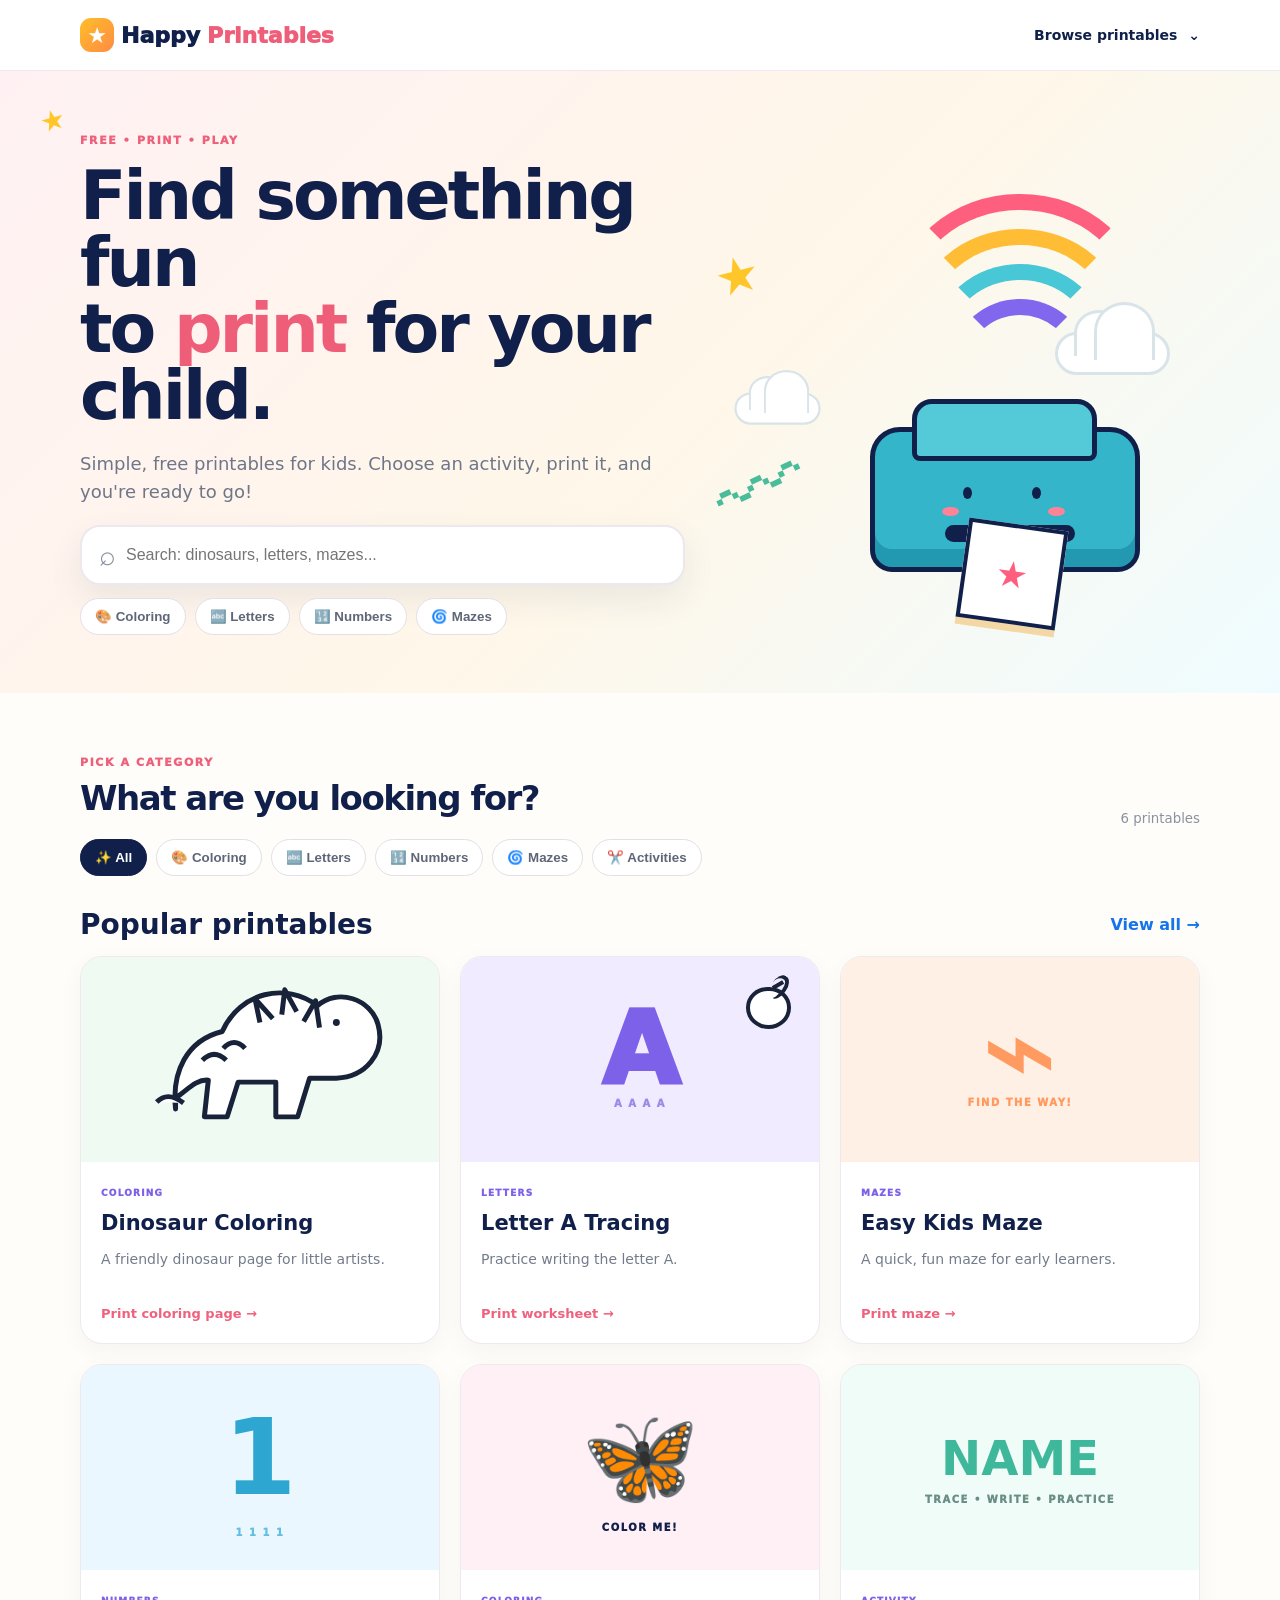
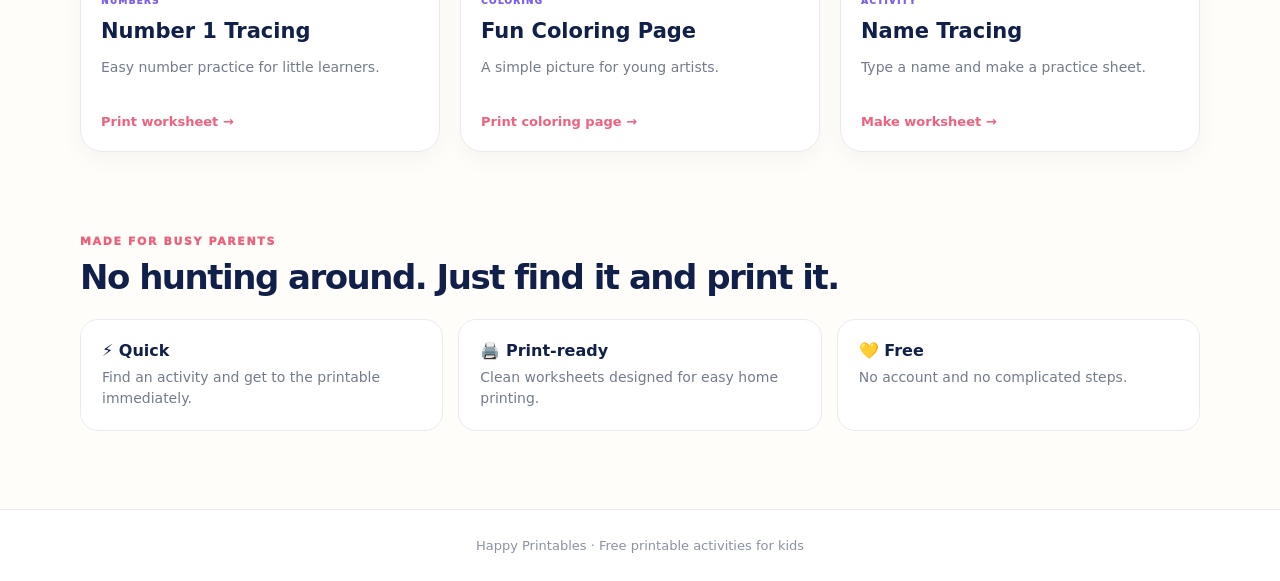
<file: index.html>
<!doctype html>
<html lang="en">
<head>
<meta charset="utf-8">
<meta name="viewport" content="width=device-width,initial-scale=1">
<title>Happy Printables — Free Kids Printables</title>
<meta name="description" content="Free printable worksheets and activities for kids. Find coloring pages, letter tracing, number practice, mazes and easy activities to print.">
<link rel="stylesheet" href="style.css">
</head>
<body>
<header>
  <div class="wrap nav">
    <a class="brand" href="index.html"><b>★</b> Happy <span>Printables</span></a>
    <a class="browse-link" href="#browse">Browse printables <span>⌄</span></a>
  </div>
</header>

<section class="hero">
  <div class="wrap hero-grid">
    <div class="hero-copy">
      <div class="hero-stars">★</div>
      <span class="eyebrow">FREE • PRINT • PLAY</span>
      <h1>Find something fun<br>to <span>print</span> for your child.</h1>
      <p>Simple, free printables for kids. Choose an activity, print it, and you're ready to go!</p>
      <div class="search">
        <span>⌕</span><input id="search" placeholder="Search: dinosaurs, letters, mazes..." aria-label="Search">
      </div>
      <div class="quick">
        <button data-filter="Coloring">🎨 Coloring</button>
        <button data-filter="Letters">🔤 Letters</button>
        <button data-filter="Numbers">🔢 Numbers</button>
        <button data-filter="Mazes">🌀 Mazes</button>
      </div>
    </div>

    <div class="hero-art" aria-hidden="true">
      <div class="rainbow"><i></i><i></i><i></i><i></i></div>
      <div class="cloud cloud-a"></div><div class="cloud cloud-b"></div>
      <div class="printer">
        <div class="printer-top"></div><div class="printer-face">
          <span class="eye e1"></span><span class="eye e2"></span><span class="cheek c1"></span><span class="cheek c2"></span>
          <div class="printer-slot"></div>
        </div>
        <div class="paper"><span>★</span></div>
      </div>
      <div class="squiggle">〰</div>
      <div class="star-big">★</div>
    </div>
  </div>
</section>

<main class="wrap" id="browse">
  <div class="head">
    <div><span class="eyebrow">PICK A CATEGORY</span><h2>What are you looking for?</h2></div>
    <small id="count"></small>
  </div>

  <div class="cats">
    <button class="cat active" data-filter="All">✨ All</button>
    <button class="cat" data-filter="Coloring">🎨 Coloring</button>
    <button class="cat" data-filter="Letters">🔤 Letters</button>
    <button class="cat" data-filter="Numbers">🔢 Numbers</button>
    <button class="cat" data-filter="Mazes">🌀 Mazes</button>
    <button class="cat" data-filter="Activities">✂️ Activities</button>
  </div>

  <div class="section-title"><h2>Popular printables</h2><a href="#browse">View all →</a></div>

  <div class="cards">
    <a class="card" data-category="Coloring" data-title="dinosaur coloring page" href="printables/dinosaur-coloring.html">
      <div class="preview dinosaur-preview">
        <svg viewBox="0 0 300 190" aria-label="Dinosaur coloring preview">
          <path class="ink" d="M65 145c-4-37 11-69 47-78 18-40 64-50 96-26 20-18 54-7 61 19 8 29-13 53-42 54h-27l-12 39h-22v-35h-38l-11 35h-23l4-37c-13-1-22 11-33 18z"/>
          <path class="ink" d="M150 58l-5-24 18 20M172 50l3-25 12 22M194 57l12-21 4 27"/>
          <circle class="ink-fill" cx="227" cy="58" r="3.5"/>
          <path class="ink" d="M92 96c8-8 16-8 24 0M113 84c7-8 15-8 22 0"/>
          <path class="ink" d="M73 139c-12-9-20-8-27-1"/>
        </svg>
      </div>
      <div class="body"><label>COLORING</label><h3>Dinosaur Coloring</h3><p>A friendly dinosaur page for little artists.</p><strong>Print coloring page →</strong></div>
    </a>

    <a class="card" data-category="Letters" data-title="letter a tracing" href="printables/letter-a-tracing.html">
      <div class="preview letter-preview">
        <div class="a-letter">A</div>
        <div class="mini-apple"><span></span></div>
        <small>A A A A</small>
      </div>
      <div class="body"><label>LETTERS</label><h3>Letter A Tracing</h3><p>Practice writing the letter A.</p><strong>Print worksheet →</strong></div>
    </a>

    <a class="card" data-category="Mazes" data-title="easy kids maze" href="printables/easy-maze.html">
      <div class="preview maze-preview"><div class="maze-icon">⌁</div><span>FIND THE WAY!</span></div>
      <div class="body"><label>MAZES</label><h3>Easy Kids Maze</h3><p>A quick, fun maze for early learners.</p><strong>Print maze →</strong></div>
    </a>

    <a class="card" data-category="Numbers" data-title="number 1 tracing" href="printables/number-1-tracing.html">
      <div class="preview number-preview"><b>1</b><span>1 1 1 1</span></div>
      <div class="body"><label>NUMBERS</label><h3>Number 1 Tracing</h3><p>Easy number practice for little learners.</p><strong>Print worksheet →</strong></div>
    </a>

    <a class="card" data-category="Coloring" data-title="butterfly coloring page" href="printables/dinosaur-coloring.html">
      <div class="preview butterfly-preview"><div class="butterfly">🦋</div><span>COLOR ME!</span></div>
      <div class="body"><label>COLORING</label><h3>Fun Coloring Page</h3><p>A simple picture for young artists.</p><strong>Print coloring page →</strong></div>
    </a>

    <a class="card" data-category="Activities" data-title="name tracing worksheet generator" href="printables/name-tracing.html">
      <div class="preview name-preview"><b>NAME</b><span>TRACE • WRITE • PRACTICE</span></div>
      <div class="body"><label>ACTIVITY</label><h3>Name Tracing</h3><p>Type a name and make a practice sheet.</p><strong>Make worksheet →</strong></div>
    </a>
  </div>

  <div id="empty" hidden class="empty">No printable found. Try another word or category.</div>

  <section class="why">
    <span class="eyebrow">MADE FOR BUSY PARENTS</span>
    <h2>No hunting around. Just find it and print it.</h2>
    <div class="whygrid">
      <div><b>⚡ Quick</b><span>Find an activity and get to the printable immediately.</span></div>
      <div><b>🖨️ Print-ready</b><span>Clean worksheets designed for easy home printing.</span></div>
      <div><b>💛 Free</b><span>No account and no complicated steps.</span></div>
    </div>
  </section>
</main>
<footer>Happy Printables · Free printable activities for kids</footer>
<script src="app.js"></script>
</body>
</html>
</file>
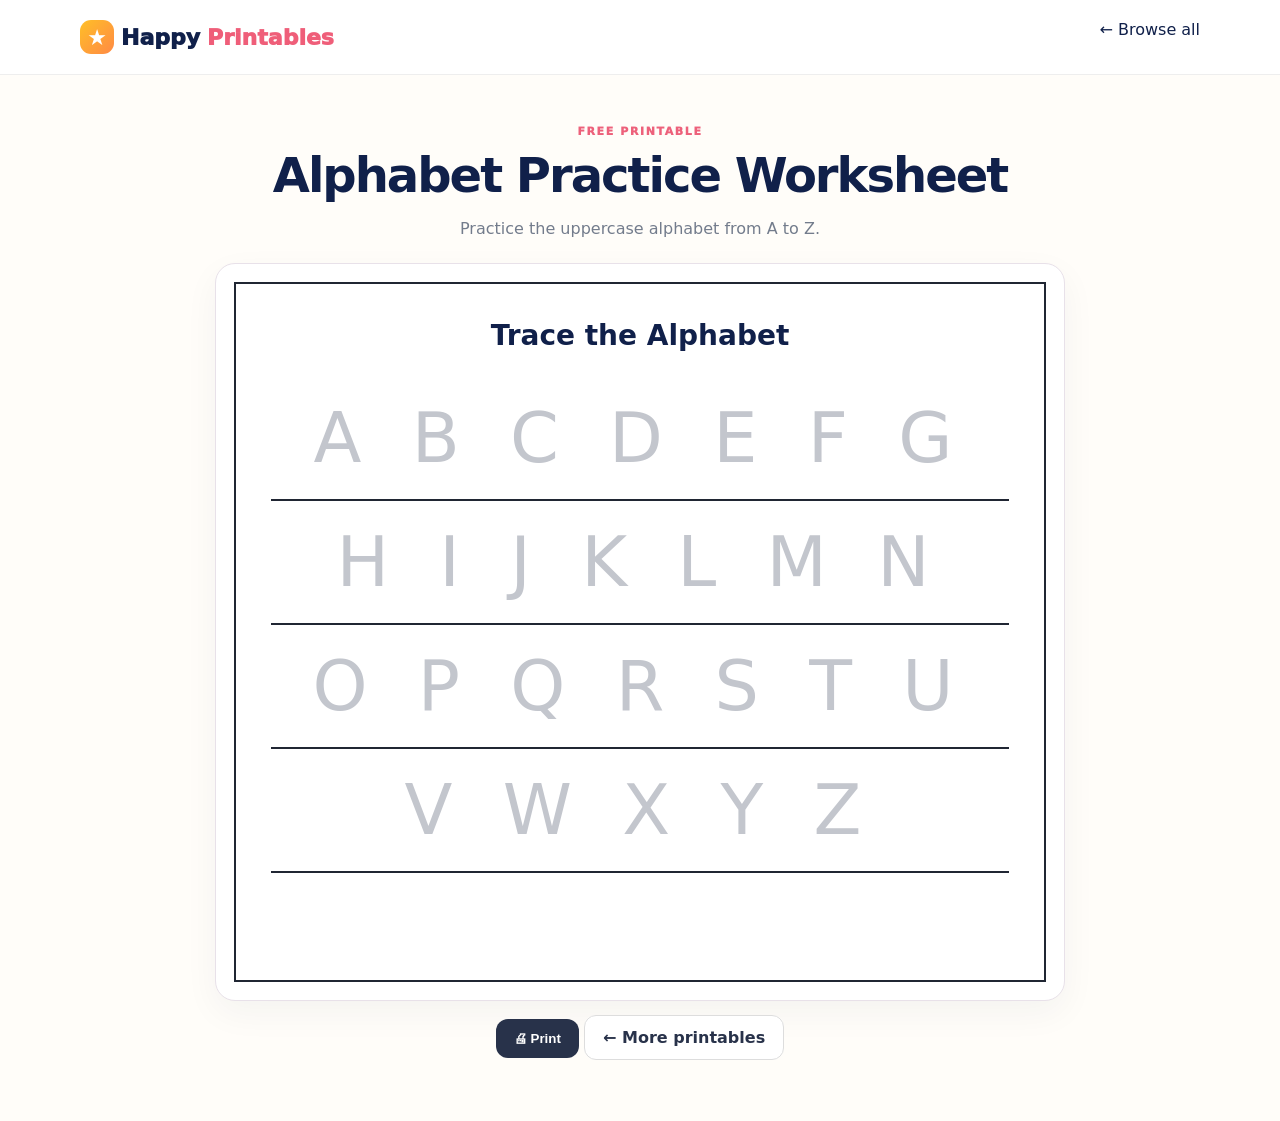
<file: printables/alphabet-practice.html>
<!doctype html><html lang="en"><head><meta charset="utf-8"><meta name="viewport" content="width=device-width,initial-scale=1"><title>Alphabet Practice Worksheet — Happy Printables</title><meta name="description" content="Free printable uppercase alphabet tracing worksheet."><link rel="stylesheet" href="../style.css"></head><body><header class="print-header no-print"><div class="wrap print-nav"><a class="brand" href="../index.html"><b>★</b> Happy <span>Printables</span></a><a href="../index.html">← Browse all</a></div></header><main class="print-main"><div class="print-title no-print"><span class="eyebrow">FREE PRINTABLE</span><h1>Alphabet Practice Worksheet</h1><p>Practice the uppercase alphabet from A to Z.</p></div><div class="worksheet-shell"><div class="worksheet"><h2>Trace the Alphabet</h2><div class="trace">A B C D E F G</div><div class="trace">H I J K L M N</div><div class="trace">O P Q R S T U</div><div class="trace">V W X Y Z</div></div></div><div class="controls no-print"><button class="btn" onclick="window.print()">🖨 Print</button> <a class="btn alt" href="../index.html">← More printables</a></div></main></body></html>
</file>
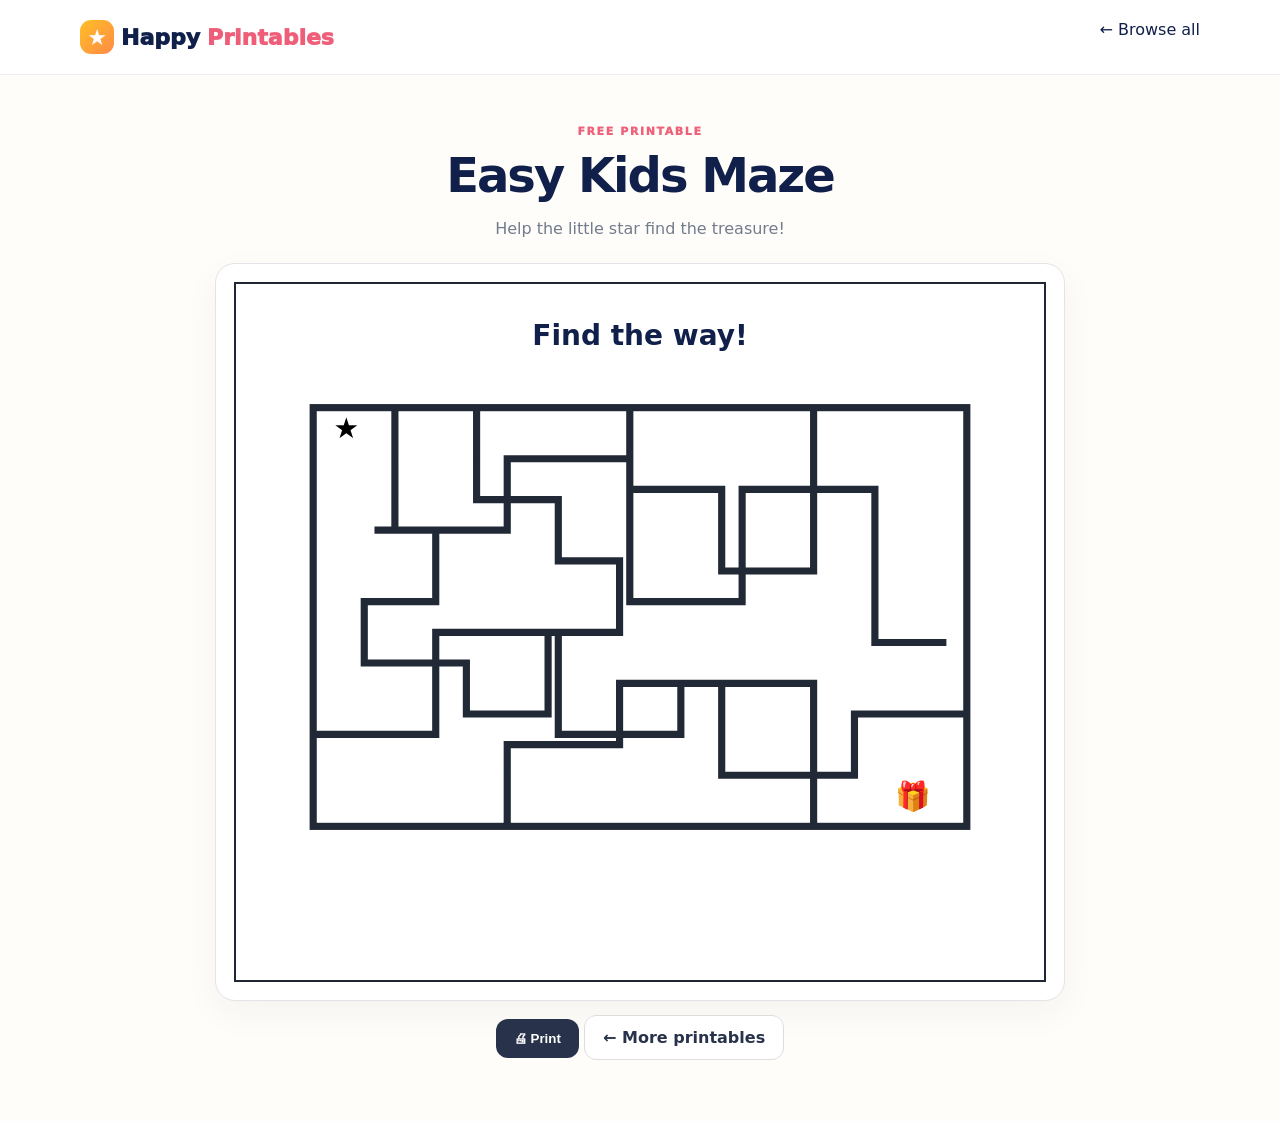
<file: printables/easy-maze.html>
<!doctype html><html lang="en"><head><meta charset="utf-8"><meta name="viewport" content="width=device-width,initial-scale=1"><title>Easy Kids Maze — Happy Printables</title><meta name="description" content="Free printable easy maze for preschool and early elementary kids."><link rel="stylesheet" href="../style.css"></head><body><header class="print-header no-print"><div class="wrap print-nav"><a class="brand" href="../index.html"><b>★</b> Happy <span>Printables</span></a><a href="../index.html">← Browse all</a></div></header><main class="print-main"><div class="print-title no-print"><span class="eyebrow">FREE PRINTABLE</span><h1>Easy Kids Maze</h1><p>Help the little star find the treasure!</p></div><div class="worksheet-shell"><div class="worksheet"><h2>Find the way!</h2><svg viewBox="0 0 700 470" width="100%" height="480" xmlns="http://www.w3.org/2000/svg"><rect x="30" y="30" width="640" height="410" fill="white" stroke="#222936" stroke-width="7"/><path d="M110 30V150H220V80H340V220H450V110H580V260H650M30 350H150V250H270V350H390V300H520V440M220 440V360H330V300H430V390H560V330H670M340 30V110H430V190H520V30M90 150H150V220H80V280H180V330H260V250H330V180H270V120H190V30" fill="none" stroke="#222936" stroke-width="7"/><text x="50" y="60" font-size="28">★</text><text x="600" y="420" font-size="28">🎁</text></svg></div></div><div class="controls no-print"><button class="btn" onclick="window.print()">🖨 Print</button> <a class="btn alt" href="../index.html">← More printables</a></div></main></body></html>
</file>
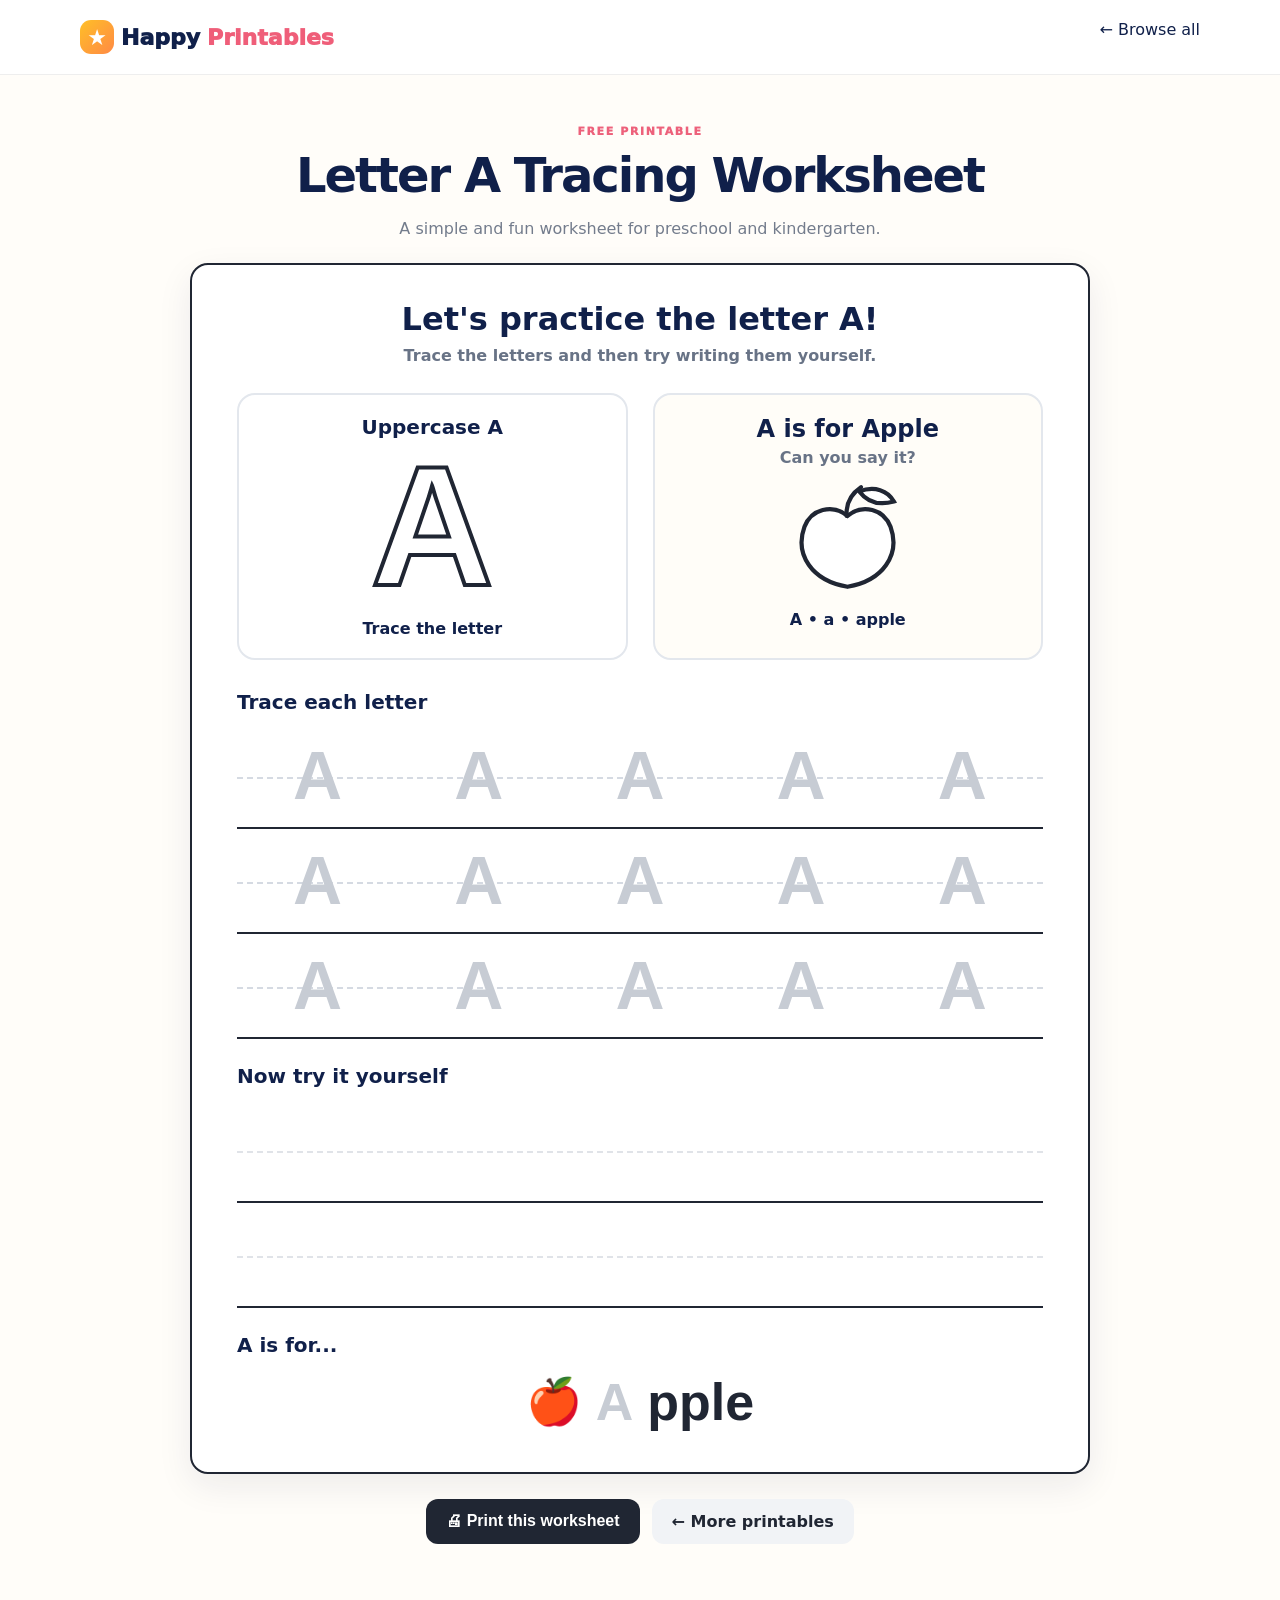
<file: printables/letter-a-tracing.html>
<!doctype html>
<html lang="en">
<head>
<meta charset="utf-8">
<meta name="viewport" content="width=device-width,initial-scale=1">

<title>Letter A Tracing Worksheet — Happy Printables</title>

<meta name="description" content="Free printable letter A tracing worksheet for preschool and kindergarten kids.">

<link rel="stylesheet" href="../style.css">

<style>
.worksheet-page{
  max-width:900px;
  margin:0 auto;
}

.worksheet{
  background:#fff;
  border:2px solid #202633;
  border-radius:18px;
  padding:35px 45px 40px;
  box-shadow:0 12px 35px rgba(20,30,60,.08);
}

.worksheet-title{
  text-align:center;
  margin-bottom:28px;
}

.worksheet-title h2{
  font-size:32px;
  margin:0 0 8px;
}

.worksheet-title p{
  margin:0;
  color:#687386;
  font-weight:600;
}

.top-section{
  display:grid;
  grid-template-columns:1fr 1fr;
  gap:25px;
  margin-bottom:30px;
}

.example-box{
  border:2px solid #e3e7ed;
  border-radius:18px;
  padding:20px;
  text-align:center;
}

.example-box h3{
  margin:0 0 10px;
  font-size:20px;
}

.big-letter{
  font-family:Arial,sans-serif;
  font-size:170px;
  line-height:.85;
  font-weight:900;
  color:white;
  -webkit-text-stroke:4px #202633;
  margin:15px 0 20px;
}

.apple-box{
  border:2px solid #e3e7ed;
  border-radius:18px;
  padding:20px;
  text-align:center;
  background:#fffdf8;
}

.apple-box h3{
  margin:0;
  font-size:24px;
}

.apple-box p{
  margin:5px 0 10px;
  color:#687386;
  font-weight:600;
}

.apple{
  width:135px;
  height:125px;
  margin:0 auto 8px;
  display:block;
}

.section-title{
  text-align:center;
  font-size:20px;
  font-weight:900;
  margin:25px 0 10px;
}

.trace-row{
  position:relative;
  height:105px;
  border-bottom:2px solid #202633;
}

.trace-row:before{
  content:"";
  position:absolute;
  left:0;
  right:0;
  top:52%;
  border-top:2px dashed #d5dae2;
}

.trace-letters{
  position:absolute;
  inset:0;
  display:flex;
  align-items:center;
  justify-content:space-around;
  font-family:Arial,sans-serif;
  font-size:68px;
  font-weight:900;
  color:#c7ccd4;
}

.blank-row{
  height:105px;
  border-bottom:2px solid #202633;
  position:relative;
}

.blank-row:before{
  content:"";
  position:absolute;
  left:0;
  right:0;
  top:52%;
  border-top:2px dashed #e0e3e8;
}

.word{
  display:flex;
  align-items:center;
  justify-content:center;
  gap:14px;
  font-family:Arial,sans-serif;
  font-size:52px;
  font-weight:900;
  margin-top:15px;
}

.word .light{
  color:#c7ccd4;
}

.word .dark{
  color:#202633;
}

.controls{
  display:flex;
  justify-content:center;
  gap:12px;
  margin-top:25px;
}

.controls button,
.controls a{
  border:0;
  border-radius:12px;
  padding:13px 20px;
  font-size:16px;
  font-weight:800;
  cursor:pointer;
  text-decoration:none;
}

.print-btn{
  background:#202633;
  color:white;
}

.back-btn{
  background:#f1f3f6;
  color:#202633;
}

@media(max-width:650px){

  .worksheet{
    padding:22px 15px 30px;
  }

  .top-section{
    grid-template-columns:1fr;
  }

  .big-letter{
    font-size:135px;
  }

  .trace-row,
  .blank-row{
    height:90px;
  }

  .trace-letters{
    font-size:52px;
  }

  .word{
    font-size:40px;
  }
}

@media print{

  body{
    background:white !important;
  }

  .no-print{
    display:none !important;
  }

  .worksheet-page{
    max-width:none;
  }

  .worksheet{
    box-shadow:none;
    border:2px solid #111;
    border-radius:0;
  }
}
</style>
</head>

<body>

<header class="print-header no-print">
  <div class="wrap print-nav">

    <a class="brand" href="../index.html">
      <b>★</b> Happy <span>Printables</span>
    </a>

    <a href="../index.html">
      ← Browse all
    </a>

  </div>
</header>


<main class="print-main">

  <div class="print-title no-print">

    <span class="eyebrow">
      FREE PRINTABLE
    </span>

    <h1>
      Letter A Tracing Worksheet
    </h1>

    <p>
      A simple and fun worksheet for preschool and kindergarten.
    </p>

  </div>


  <div class="worksheet-page">

    <div class="worksheet">


      <div class="worksheet-title">

        <h2>
          Let's practice the letter A!
        </h2>

        <p>
          Trace the letters and then try writing them yourself.
        </p>

      </div>


      <div class="top-section">


        <!-- BIG LETTER -->

        <div class="example-box">

          <h3>
            Uppercase A
          </h3>

          <div class="big-letter">
            A
          </div>

          <strong>
            Trace the letter
          </strong>

        </div>


        <!-- APPLE -->

        <div class="apple-box">

          <h3>
            A is for Apple
          </h3>

          <p>
            Can you say it?
          </p>


          <svg
            class="apple"
            viewBox="0 0 160 140"
            xmlns="http://www.w3.org/2000/svg"
          >

            <!-- apple body -->

            <path
              d="M80 42
                 C62 27 37 34 29 55
                 C17 88 38 119 80 126
                 C122 119 143 88 131 55
                 C123 34 98 27 80 42Z"
              fill="#fff"
              stroke="#202633"
              stroke-width="5"
            />

            <!-- stem -->

            <path
              d="M79 42
                 C78 26 84 16 96 8"
              fill="none"
              stroke="#202633"
              stroke-width="5"
              stroke-linecap="round"
            />

            <!-- leaf -->

            <path
              d="M94 13
                 C112 6 128 12 135 25
                 C117 30 103 25 94 13Z"
              fill="#fff"
              stroke="#202633"
              stroke-width="5"
            />

          </svg>


          <strong>
            A • a • apple
          </strong>

        </div>

      </div>


      <!-- TRACE -->

      <div class="section-title">
        Trace each letter
      </div>


      <div class="trace-row">

        <div class="trace-letters">
          <span>A</span>
          <span>A</span>
          <span>A</span>
          <span>A</span>
          <span>A</span>
        </div>

      </div>


      <div class="trace-row">

        <div class="trace-letters">
          <span>A</span>
          <span>A</span>
          <span>A</span>
          <span>A</span>
          <span>A</span>
        </div>

      </div>


      <div class="trace-row">

        <div class="trace-letters">
          <span>A</span>
          <span>A</span>
          <span>A</span>
          <span>A</span>
          <span>A</span>
        </div>

      </div>


      <!-- FREE WRITING -->

      <div class="section-title">
        Now try it yourself
      </div>


      <div class="blank-row"></div>

      <div class="blank-row"></div>


      <!-- WORD -->

      <div class="section-title">
        A is for...
      </div>


      <div class="word">

        <span style="font-size:45px">
          🍎
        </span>

        <span class="light">
          A
        </span>

        <span class="dark">
          pple
        </span>

      </div>


    </div>

  </div>


  <div class="controls no-print">

    <button
      class="print-btn"
      onclick="window.print()"
    >
      🖨 Print this worksheet
    </button>


    <a
      class="back-btn"
      href="../index.html"
    >
      ← More printables
    </a>

  </div>

</main>

</body>
</html>
</file>
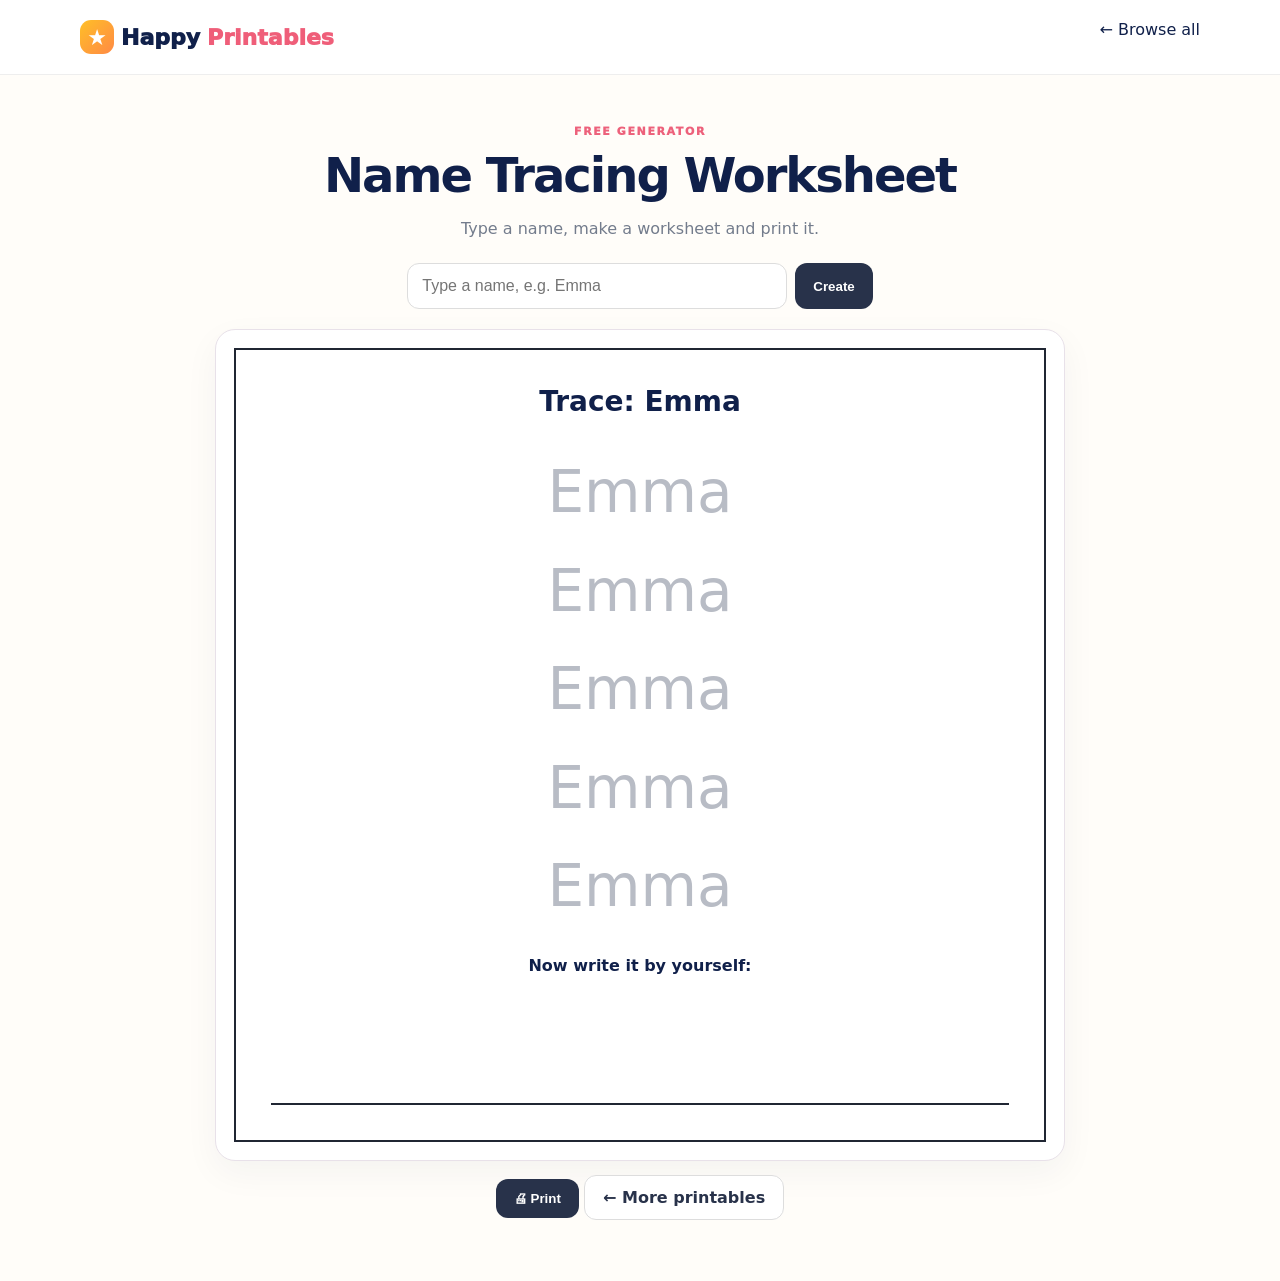
<file: printables/name-tracing.html>
<!doctype html><html lang="en"><head><meta charset="utf-8"><meta name="viewport" content="width=device-width,initial-scale=1"><title>Name Tracing Worksheet Generator — Happy Printables</title><meta name="description" content="Create a free printable name tracing worksheet for kids."><link rel="stylesheet" href="../style.css"></head><body><header class="print-header no-print"><div class="wrap print-nav"><a class="brand" href="../index.html"><b>★</b> Happy <span>Printables</span></a><a href="../index.html">← Browse all</a></div></header><main class="print-main"><div class="print-title no-print"><span class="eyebrow">FREE GENERATOR</span><h1>Name Tracing Worksheet</h1><p>Type a name, make a worksheet and print it.</p></div><div class="name-form no-print"><input id="name" maxlength="20" placeholder="Type a name, e.g. Emma"><button class="btn" onclick="makeSheet()">Create</button></div><div class="worksheet-shell"><div class="worksheet"><h2 id="title">Trace: Emma</h2><div class="name-lines" id="lines" style="font-size:58px;line-height:1.7;color:#b8bcc5;text-align:center">Emma<br>Emma<br>Emma<br>Emma<br>Emma</div><div style="margin-top:20px;text-align:center;font-weight:800">Now write it by yourself:</div><div style="height:130px;border-bottom:2px solid #202633"></div></div></div><div class="controls no-print"><button class="btn" onclick="window.print()">🖨 Print</button> <a class="btn alt" href="../index.html">← More printables</a></div></main><script>function makeSheet(){let v=(document.getElementById("name").value.trim()||"Emma").replace(/[<>]/g,"").slice(0,20);document.getElementById("title").textContent="Trace: "+v;document.getElementById("lines").innerHTML=Array(5).fill(v).join("<br>")}</script></body></html>
</file>
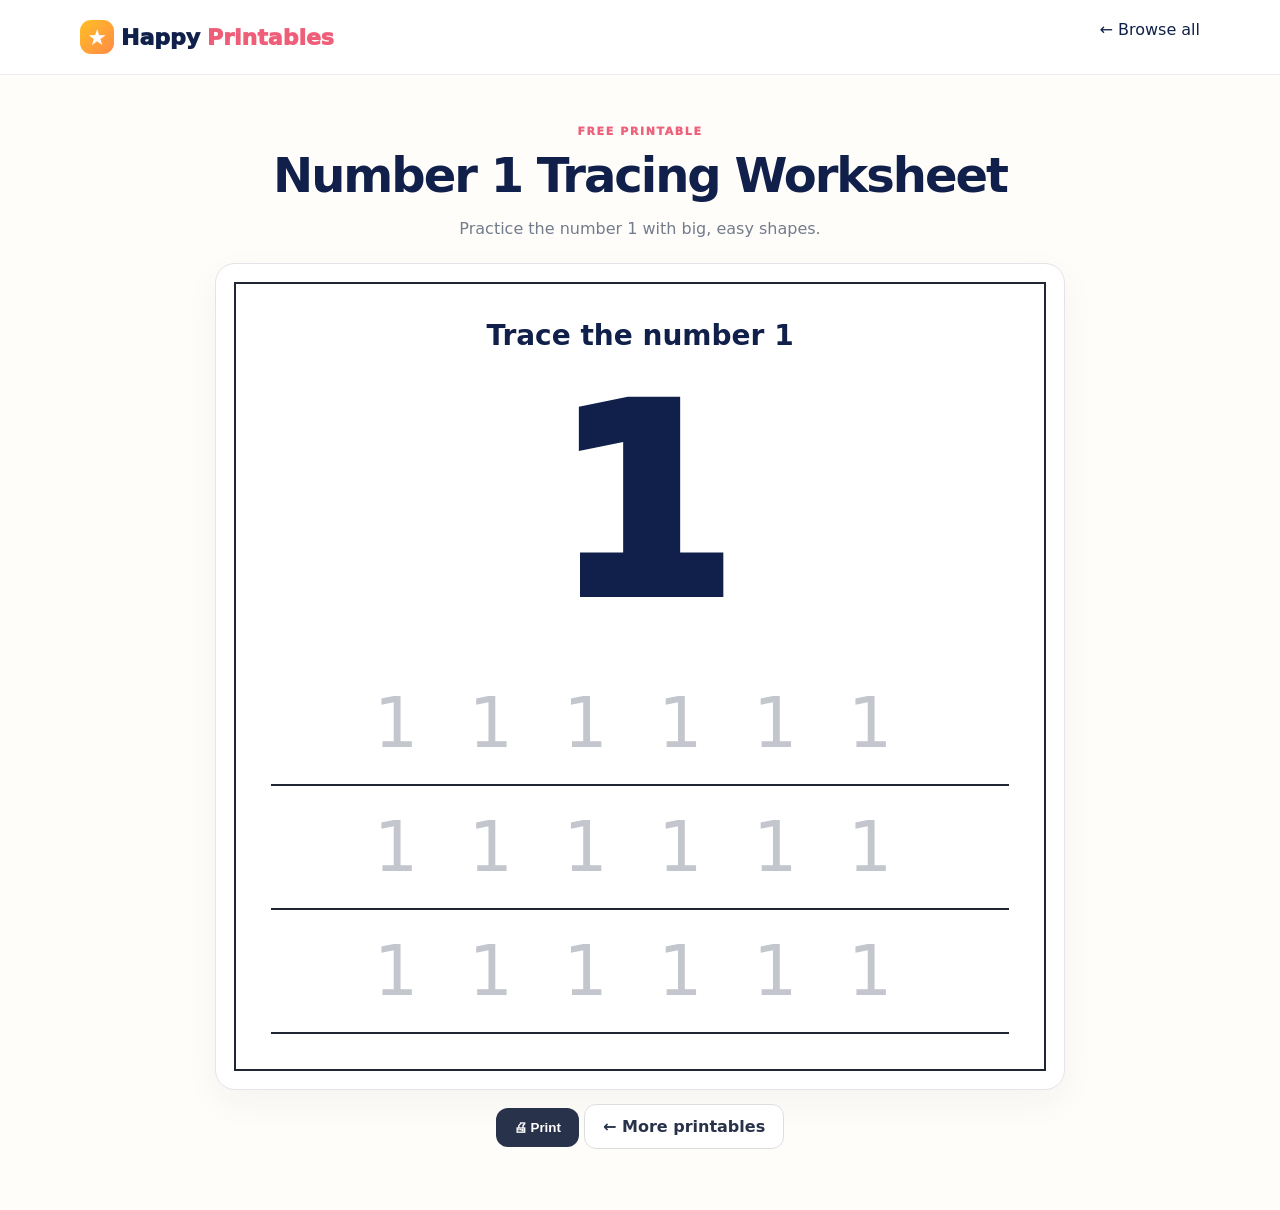
<file: printables/number-1-tracing.html>
<!doctype html><html lang="en"><head><meta charset="utf-8"><meta name="viewport" content="width=device-width,initial-scale=1"><title>Number 1 Tracing Worksheet — Happy Printables</title><meta name="description" content="Free printable number 1 tracing worksheet for early learners."><link rel="stylesheet" href="../style.css"></head><body><header class="print-header no-print"><div class="wrap print-nav"><a class="brand" href="../index.html"><b>★</b> Happy <span>Printables</span></a><a href="../index.html">← Browse all</a></div></header><main class="print-main"><div class="print-title no-print"><span class="eyebrow">FREE PRINTABLE</span><h1>Number 1 Tracing Worksheet</h1><p>Practice the number 1 with big, easy shapes.</p></div><div class="worksheet-shell"><div class="worksheet"><h2>Trace the number 1</h2><div class="big-number">1</div><div class="trace">1 1 1 1 1 1</div><div class="trace">1 1 1 1 1 1</div><div class="trace">1 1 1 1 1 1</div></div></div><div class="controls no-print"><button class="btn" onclick="window.print()">🖨 Print</button> <a class="btn alt" href="../index.html">← More printables</a></div></main></body></html>
</file>
<file: style.css>
*{box-sizing:border-box}
:root{--navy:#10204a;--muted:#6e7688;--pink:#ff5f7e;--yellow:#ffd34f;--blue:#31b6d6;--purple:#8067ee;--mint:#40bd9a}
body{margin:0;background:#fffdf9;color:var(--navy);font-family:Inter,ui-sans-serif,system-ui,-apple-system,"Segoe UI",sans-serif}
a{text-decoration:none;color:inherit}.wrap{width:min(1120px,calc(100% - 32px));margin:auto}
header{background:#fff;border-bottom:1px solid #eee9ef;position:sticky;top:0;z-index:5}.nav{height:70px;display:flex;align-items:center;justify-content:space-between}
.brand{font-size:22px;font-weight:950;display:flex;gap:7px;align-items:center}.brand b{display:grid;place-items:center;width:34px;height:34px;border-radius:11px;background:linear-gradient(135deg,#ffbf27,#ff8a45);color:white}.brand span{color:#ef5e79}
.browse-link{font-size:14px;font-weight:850}.browse-link span{margin-left:6px}
.hero{overflow:hidden;background:linear-gradient(135deg,#fff1f3 0%,#fff7e9 55%,#effcff 100%)}.hero-grid{min-height:520px;display:grid;grid-template-columns:1.1fr .9fr;gap:20px;align-items:center;padding:58px 0}.hero-copy{position:relative}.hero-stars{position:absolute;left:-40px;top:-25px;color:#ffc629;font-size:28px;transform:rotate(-15deg)}
.eyebrow{font-size:11px;font-weight:950;letter-spacing:1.6px;color:#ed617b}.hero h1{font-size:clamp(42px,6vw,68px);line-height:.98;letter-spacing:-3px;margin:15px 0 20px}.hero h1 span{color:#ef5e79}.hero p{font-size:18px;line-height:1.6;color:var(--muted);max-width:600px}
.search{height:60px;background:#fff;border:2px solid #ece8ed;border-radius:20px;display:flex;align-items:center;padding:0 17px;max-width:640px;box-shadow:0 14px 35px #10204a14}.search span{font-size:28px;color:#8790a1}.search input{border:0;outline:0;font-size:16px;width:100%;padding-left:10px;color:var(--navy)}
.quick,.cats{display:flex;gap:9px;flex-wrap:wrap;margin-top:13px}.quick button,.cat{border:1px solid #e4dfe6;background:#fff;border-radius:999px;padding:10px 14px;font-weight:800;color:#5e6677;cursor:pointer}.quick button:hover,.cat:hover{transform:translateY(-1px)}.cat.active{background:var(--navy);color:#fff;border-color:var(--navy)}
.hero-art{height:420px;position:relative}.rainbow{position:absolute;right:50px;top:12px;width:260px;height:180px;border-radius:160px 160px 0 0;overflow:hidden}.rainbow i{position:absolute;left:50%;transform:translateX(-50%);bottom:-50px;border-radius:50% 50% 0 0;border:16px solid transparent}.rainbow i:nth-child(1){width:250px;height:220px;border-color:#ff5f7e transparent transparent transparent}.rainbow i:nth-child(2){width:210px;height:185px;border-color:#ffbd35 transparent transparent transparent}.rainbow i:nth-child(3){width:170px;height:150px;border-color:#48c8d6 transparent transparent transparent}.rainbow i:nth-child(4){width:130px;height:115px;border-color:#8067ee transparent transparent transparent}
.cloud{position:absolute;background:#fff;border:3px solid #d9e4e9;border-radius:60px;width:115px;height:43px}.cloud:before,.cloud:after{content:"";position:absolute;background:#fff;border:3px solid #d9e4e9;border-bottom:0;border-radius:50% 50% 0 0}.cloud:before{width:44px;height:43px;left:16px;top:-25px}.cloud:after{width:55px;height:55px;right:12px;top:-33px}.cloud-a{right:30px;top:160px}.cloud-b{left:15px;top:215px;transform:scale(.75)}
.printer{position:absolute;right:60px;bottom:20px;width:270px;height:180px}.printer-face{position:absolute;left:0;bottom:0;width:270px;height:145px;border-radius:30px 30px 22px 22px;background:#35b5c9;border:5px solid #10204a;box-shadow:inset 0 -18px 0 #2399b1}.printer-top{position:absolute;left:42px;top:7px;width:185px;height:62px;border-radius:20px 20px 8px 8px;background:#54c9d7;border:5px solid #10204a;z-index:2}.printer-slot{position:absolute;left:70px;top:93px;width:130px;height:17px;border-radius:12px;background:#10204a}.eye{position:absolute;top:55px;width:9px;height:12px;border-radius:50%;background:#10204a}.e1{left:88px}.e2{left:157px}.cheek{position:absolute;top:75px;width:17px;height:9px;border-radius:50%;background:#ff8297}.c1{left:67px}.c2{left:173px}.paper{position:absolute;z-index:4;left:92px;bottom:-52px;width:100px;height:100px;background:#fff;border:4px solid #10204a;transform:rotate(8deg);display:grid;place-items:center;box-shadow:0 7px 0 #f3d8a6}.paper span{font-size:36px;color:#ff5f7e}.star-big{position:absolute;left:10px;top:75px;font-size:50px;color:#ffc629;transform:rotate(-14deg)}.squiggle{position:absolute;left:10px;bottom:50px;color:#49bd9a;font-size:90px;transform:rotate(-25deg)}
.head{display:flex;justify-content:space-between;align-items:end;margin-top:58px}.head h2,.why h2{font-size:34px;letter-spacing:-1.5px;margin:8px 0}.head small{color:#8a92a1}
.section-title{display:flex;justify-content:space-between;align-items:center;margin:32px 0 15px}.section-title h2{font-size:28px;margin:0}.section-title a{font-weight:850;color:#1474e9}
.cards{display:grid;grid-template-columns:repeat(3,1fr);gap:20px}.card{background:#fff;border:1px solid #eee8ef;border-radius:22px;overflow:hidden;box-shadow:0 7px 24px #10204a0a;transition:.2s}.card:hover{transform:translateY(-5px);box-shadow:0 18px 38px #10204a16}
.preview{height:205px;display:flex;flex-direction:column;align-items:center;justify-content:center;gap:8px;position:relative;overflow:hidden}.preview span,.preview small{font-size:10px;font-weight:950;letter-spacing:1.5px}.dinosaur-preview{background:#effaf3}.dinosaur-preview svg{width:86%;height:92%}.ink{fill:#fff;stroke:#18233a;stroke-width:5;stroke-linejoin:round}.ink-fill{fill:#18233a}.letter-preview{background:#f0ebff}.a-letter{font-size:100px;font-weight:950;color:#7d61e9;line-height:.8}.mini-apple{position:absolute;right:28px;top:30px;width:45px;height:42px;border:4px solid #18233a;border-radius:48% 48% 50% 50%;background:#fff}.mini-apple:after{content:"";position:absolute;width:12px;height:22px;border:4px solid #18233a;border-left:0;border-bottom:0;border-radius:100%;right:0;top:-17px;transform:rotate(35deg)}.mini-apple span{position:absolute;width:12px;height:4px;background:#18233a;top:-8px;left:22px;transform:rotate(-30deg)}.letter-preview small{color:#9b8ae8}.maze-preview{background:#fff0e5;color:#ff9b61}.maze-icon{font-size:130px;line-height:.6;font-weight:300}.number-preview{background:#eaf7ff;color:#2da7d1}.number-preview b{font-size:105px}.number-preview span{color:#63bfe0}.butterfly-preview{background:#fff0f5}.butterfly{font-size:95px}.name-preview{background:#effcf8;color:#3fb79a}.name-preview b{font-size:48px}.name-preview span{color:#6a8d85}.body{padding:19px 20px 22px}.body label{font-size:9px;font-weight:950;letter-spacing:1.2px;color:#7d61e9}.body h3{font-size:21px;margin:11px 0 5px}.body p{color:#737c8c;line-height:1.5;font-size:14px;min-height:42px}.body strong{display:block;color:#ef617d;font-size:13px;margin-top:15px}.empty{padding:45px;text-align:center;background:#fff;border:1px dashed #ddd6df;border-radius:18px;color:#777}
.why{padding:78px 0}.whygrid{display:grid;grid-template-columns:repeat(3,1fr);gap:15px;margin-top:22px}.whygrid div{background:#fff;border:1px solid #eee8ef;border-radius:18px;padding:21px}.whygrid b,.whygrid span{display:block}.whygrid span{color:#737c8c;line-height:1.5;font-size:14px;margin-top:7px}footer{border-top:1px solid #eee8ef;background:#fff;padding:28px 0;color:#8a92a1;text-align:center;font-size:13px}
.print-header{padding:20px 0;background:#fff;border-bottom:1px solid #eee}.print-nav{display:flex;justify-content:space-between}.print-main{padding:45px 0}.print-title{text-align:center;margin-bottom:25px}.print-title h1{font-size:48px;letter-spacing:-2px;margin:8px 0}.print-title p{color:#737c8c}.worksheet-shell{max-width:850px;margin:auto;background:#fff;border:1px solid #e8e1e9;border-radius:20px;padding:18px;box-shadow:0 12px 35px #10204a0c}.worksheet{border:2px solid #202633;min-height:700px;padding:35px;background:#fff}.worksheet h2{text-align:center;margin:0 0 25px;font-size:28px}.trace{font-size:70px;color:#c3c6cd;letter-spacing:14px;text-align:center;border-bottom:2px solid #202633;padding:20px}.outline{font-size:220px;font-weight:950;text-align:center;line-height:1;color:white;-webkit-text-stroke:3px #202633}.big-number{font-size:260px;font-weight:950;text-align:center;line-height:1;margin:25px}.controls{text-align:center;margin:18px}.btn{border:0;border-radius:12px;padding:12px 18px;font-weight:850;background:#28324a;color:#fff;cursor:pointer}.btn.alt{background:#fff;color:#28324a;border:1px solid #ddd}
.name-form{text-align:center;margin:0 auto 20px;display:flex;justify-content:center;gap:8px}.name-form input{width:min(380px,75vw);height:46px;border:1px solid #ddd;border-radius:12px;padding:0 14px;font-size:16px}
@media(max-width:780px){.hero-grid{grid-template-columns:1fr;padding:40px 0 20px}.hero-art{height:300px;transform:scale(.82);transform-origin:top center;margin-bottom:-55px}.cards{grid-template-columns:1fr 1fr}.whygrid{grid-template-columns:1fr}.head{margin-top:40px}.hero h1{letter-spacing:-2px}.print-title h1{font-size:34px}}
@media(max-width:520px){.cards{grid-template-columns:1fr}.browse-link{display:none}.hero h1{font-size:43px}.hero-art{transform:scale(.72);margin-bottom:-80px}.worksheet{padding:20px}.trace{font-size:42px;letter-spacing:7px}.outline{font-size:150px}}
@media print{.no-print{display:none!important}body{background:#fff}.worksheet-shell{border:0;box-shadow:none;padding:0}.worksheet{min-height:auto;border:2px solid #111}.print-main{padding:0}}
</file>
